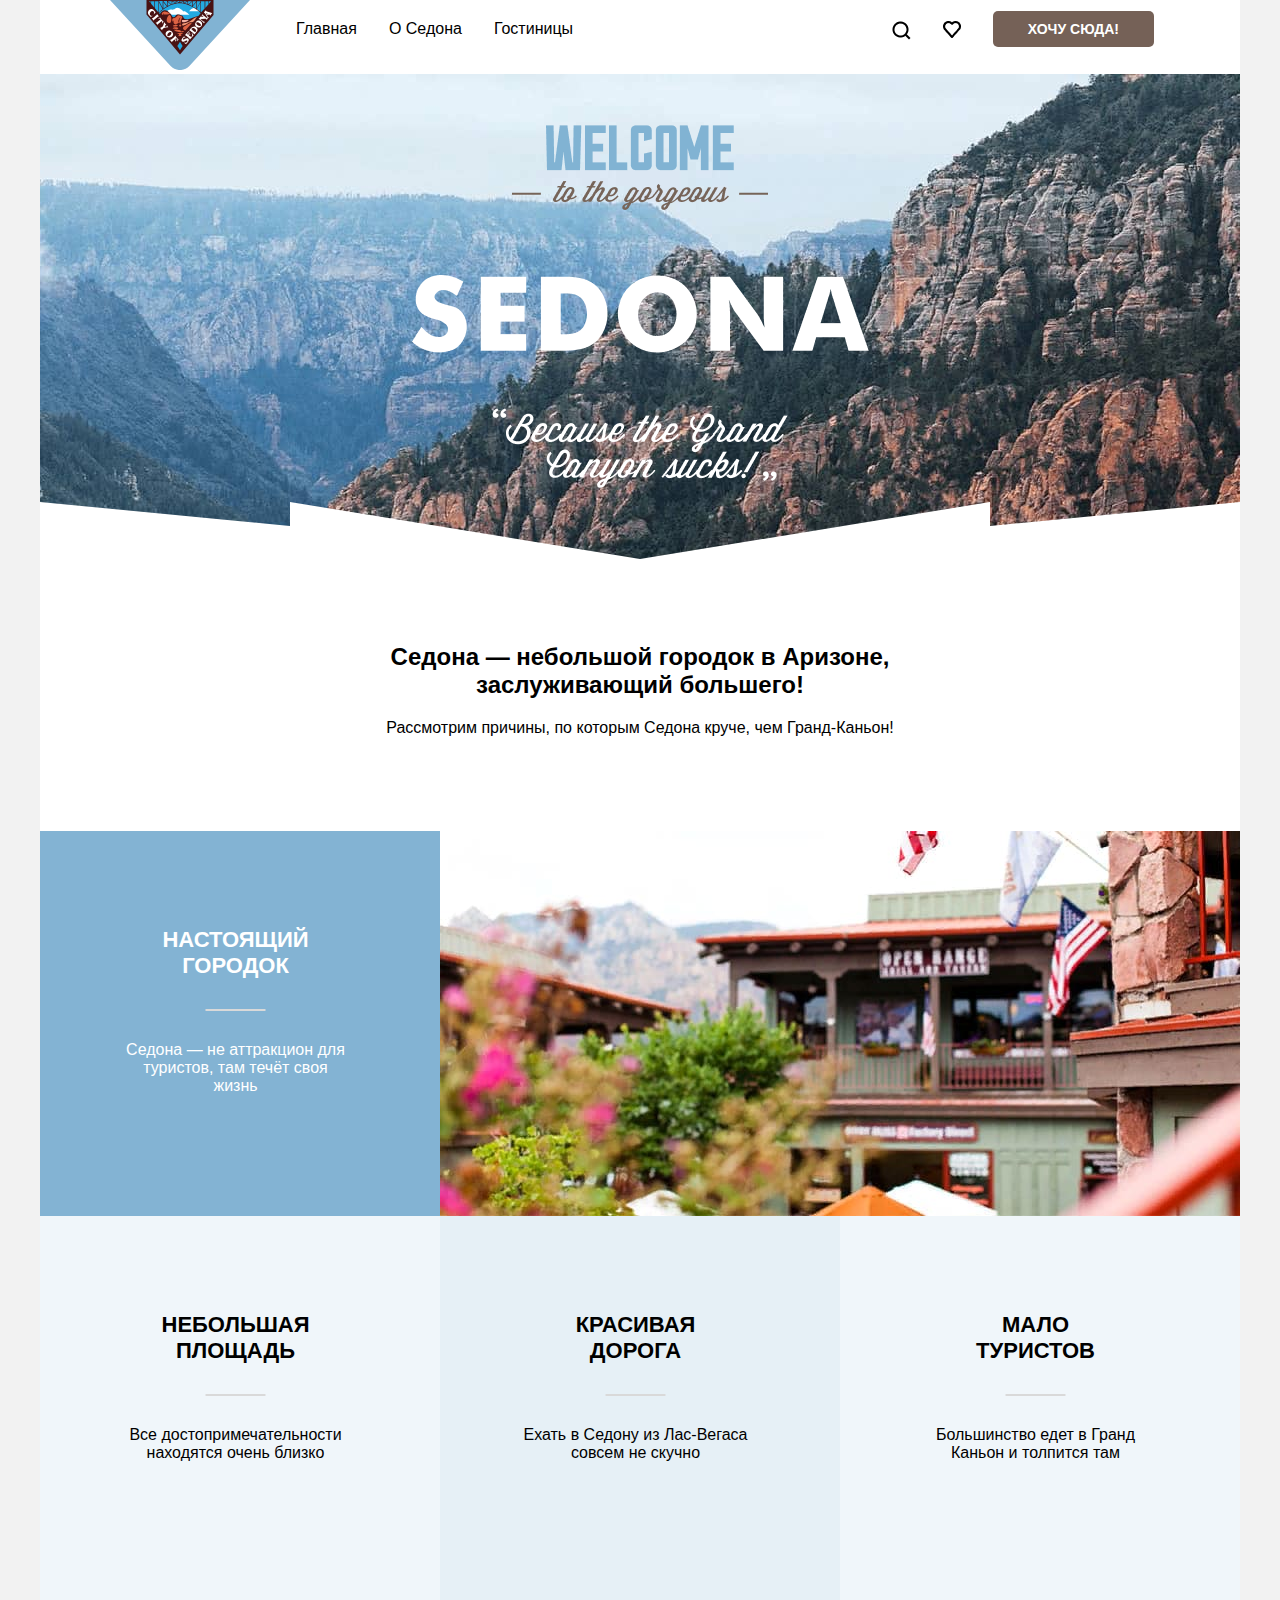
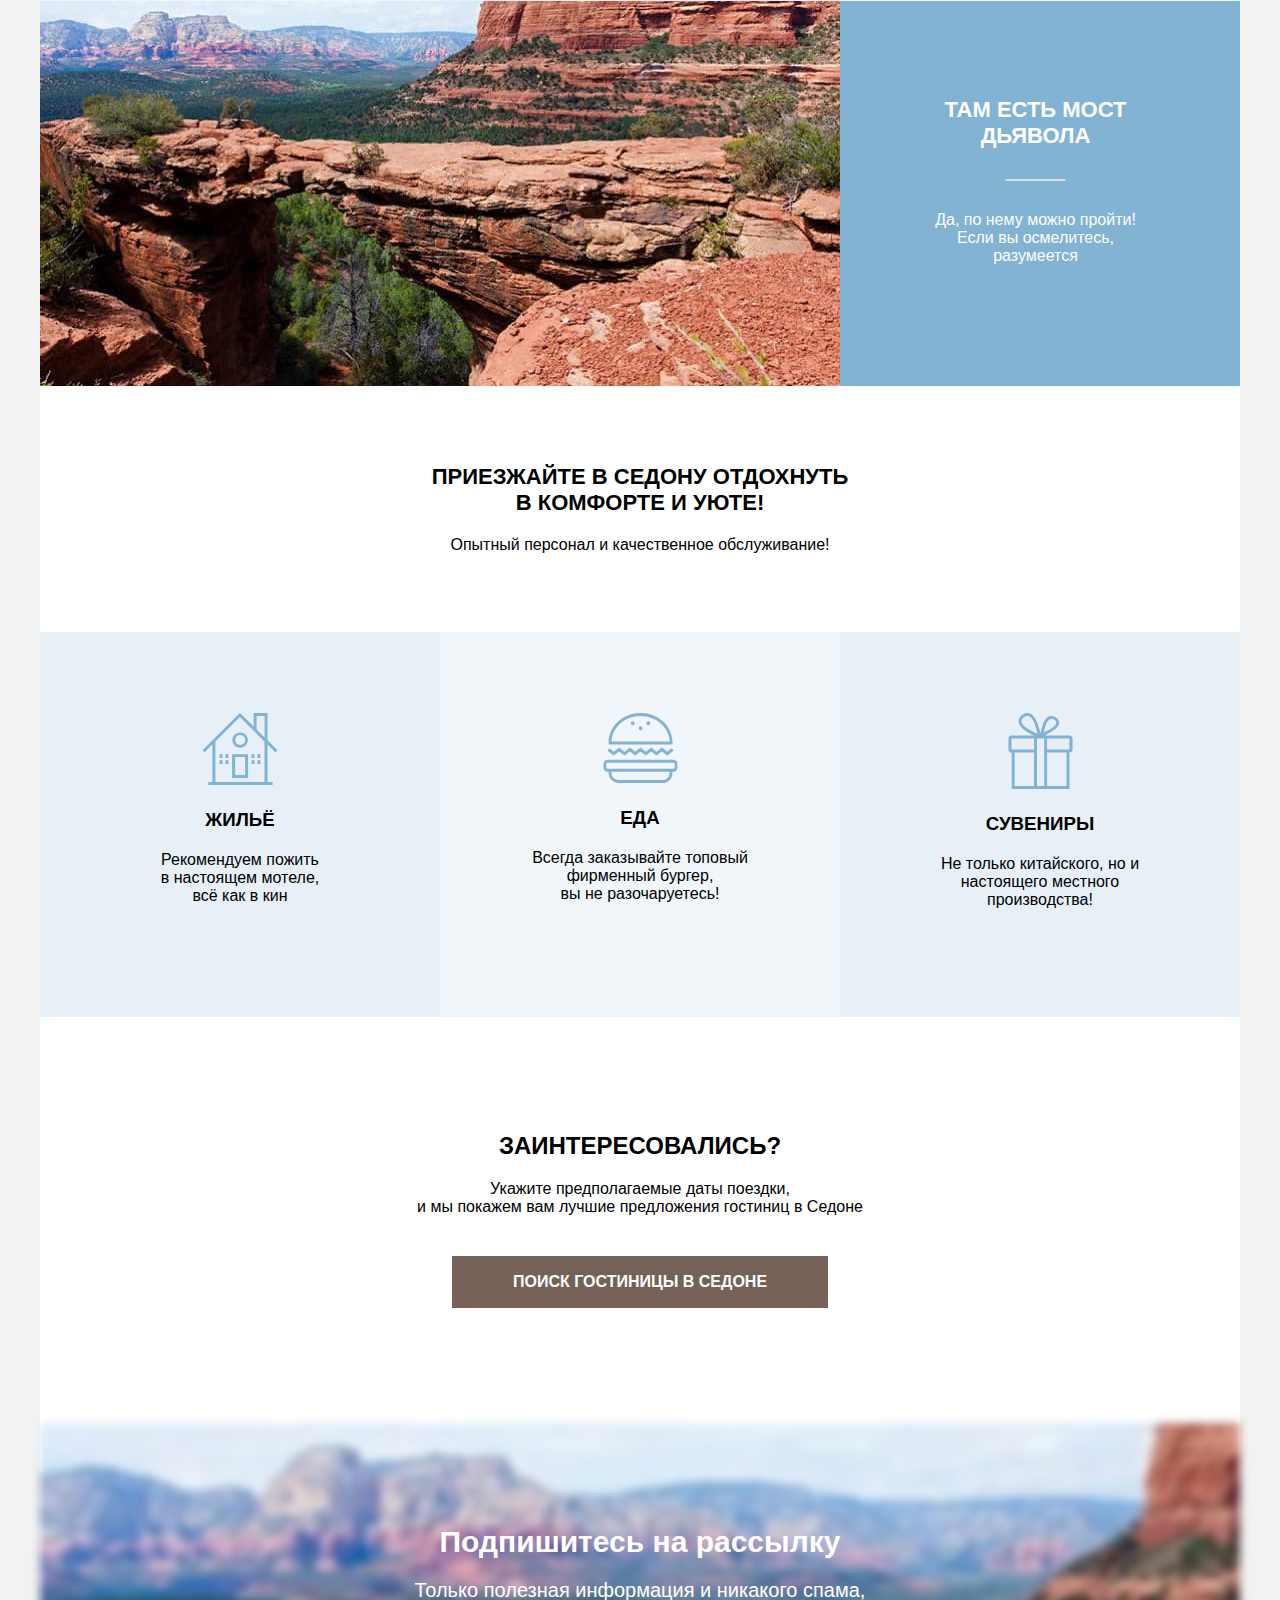
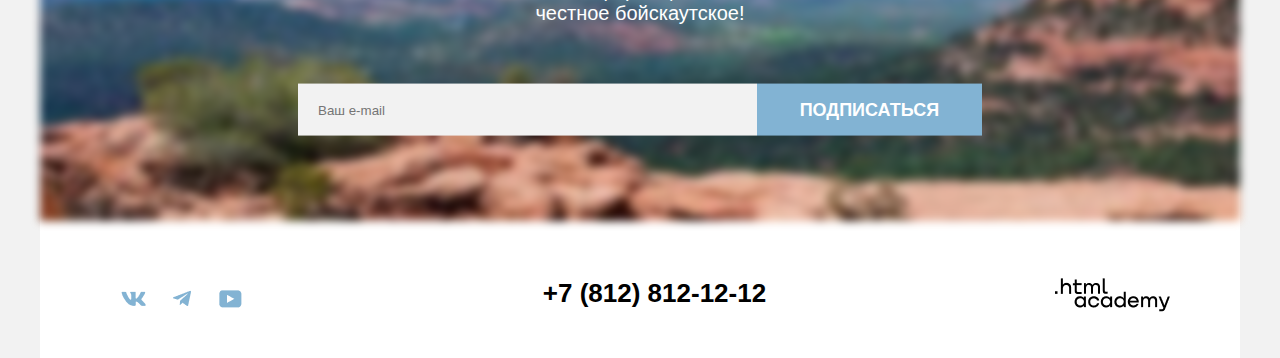
<file: Sedona/index.html>
<!DOCTYPE html>
<html lang="en">
<head>
    <meta charset="UTF-8">
    <meta name="viewport" content="width=device-width, initial-scale=1.0">
    <link rel="stylesheet" href="CSSS/style.css">
    <link rel="stylesheet" href="CSSS/styleModalWindow.css">
    <title>Седона</title>
</head>
<body>
    <section class="group-navigation">
        <header class="navigation-header">
            <nav class="navigation">
                <ul class="navigation-list">
                    <a class="navigation-logo">
                        <li>
                            <img src="image/logo.svg" alt="Логотип">
                        </li>
                    </a>
                    <li class="navigation-item">
                        <a class="navigation-item-link" href="index.html">
                            Главная
                        </a>
                    </li>
                    <li class="navigation-item">
                        <a class="navigation-item-link">
                            О Седона
                        </a>
                    </li>
                    <li class="navigation-item">
                        <a class="navigation-item-link" href="catalog.html">
                            Гостиницы
                        </a>
                    </li>
                </ul>
                <ul class="navigation-list">
                    <li class="navigation-item">
                        <img src="image/search.png" alt="Поиск">
                    </li>
                    <li class="navigation-item">
                        <img class="navigation-item-heart" src="image/Heart.png" alt="Избранное">
                    </li>
                    <li class="navigation-item-last">
                            <a href="#modal-window" class="navigation-button">Хочу сюда!</a>
                    </li>
                </ul>
            </nav>
        </header>
        <section class="hero"> 
            <div class="welcome">
                <div class="welcome-inscription">
                    <img src="image/welcome.png" alt="Welcome">
                    <img class="image-2" src="image/to-the-gergenus.png" alt="to-the-gergenus">
                    <img class="image-3" src="image/seconda-great.png" alt="Sedona">
                </div>
                <img class="bottom-image" src="image/botom-background.svg" alt="Украшение скал">
            </div>
            <div class="information">
                <div class="information-text">
                    <h2 class="information-header">Седона — небольшой городок в Аризоне,
                        заслуживающий большего!</h2>
                    <p>Рассмотрим причины, по которым Седона круче, чем Гранд-Каньон!</p>
                </div>
            </div>
        </section>
    </section>
    <main>
        <sectoin class="advanteges">
            <ul class="advantages-list">
                <div class="advantages-list-first">
                    <li class="advantages-item">
                        <div class="advantages-item-text text-color-white">
                            <h3 class="advantages-item-header">Настоящий городок</h3>
                            <p class="rectangle"></p>
                            <p>Седона — не аттракцион для <br> туристов, там течёт своя <br> жизнь</p>
                        </div>
                    </li>
                    <li class="advantages-item">
                        <img src="image/city.jpg"  alt="Город">
                    </li>
                </div>
            </ul>
            <ul class="advantages-list">
                <div class="advantages-list-second">
                    <li class="advantages-item">
                        <div class="advantages-item-text">
                            <h3 class="advantages-item-header">Небольшая площадь</h3>
                            <p class="rectangle"></p>
                            <p>Все достопримечательности находятся очень близко</p>
                        </div>
                    </li>
                    <li class="advantages-item">
                        <div class="advantages-item-text">
                            <h3 class="advantages-item-header">Красивая <br> дорога</h3>
                            <p class="rectangle"></p>
                            <p>Ехать в Седону из Лас-Вегаса совсем не скучно</p>
                        </div>
                    </li>
                    <li class="advantages-item">
                        <div class="advantages-item-text">
                            <h3 class="advantages-item-header">Мало <br> туристов</h3>
                            <p class="rectangle"></p>
                            <p>Большинство едет в Гранд Каньон и толпится там</p>
                        </div>
                    </li>
                </div>
            </ul>
            <ul class="advantages-list">
                <div class="advantages-list-third">
                    <div class="advantages-img-bring-devil">
                        <li class="advantages-item">
                            <img src="image/bridge.jpg" alt="Мост дьявола">
                        </li>
                    </div>
                    <li class="advantages-item">
                        <div class="advantages-item-text text-color-white">
                            <h3  class="advantages-item-header">Там есть мост дьявола</h3>
                            <p class="rectangle"></p>
                            <p>Да, по нему можно пройти! <br> Если вы осмелитесь, <br>разумеется</p>
                        </div>
                    </li>
                </div>
            </ul> 
        </sectoin>
        <section class="information-after-advantages">
            <div class="information-after-advantages-block">
                <div class="information-after-advantages-text">
                    <h3 class="information-after-advantages-header">Приезжайте в Седону отдохнуть <br> в комфорте и уюте!</h3>
                    <p>Опытный персонал и качественное обслуживание!</p>
                </div>
            </div>
        </section>
        <section class="conditions">
            <ul class="conditions-list">
                <li class="conditions-item">
                    <div class="conditions-item-text">
                        <div class="conditions-item-image">
                            <img src="image/house.svg" alt="Дом">
                        </div>
                        <h3 class="conditions-item-header"> Жильё </h3>
                        <p>Рекомендуем пожить <br> в настоящем мотеле, <br> всё как в кин</p>
                    </div>

                </li>
                <li class="conditions-item">
                    <div class="conditions-item-text">
                        <div class="conditions-item-image">
                            <img src="image/food.svg" alt="Еда">
                        </div>
                        <h3 class="conditions-item-header">Еда</h3>
                        <p>Всегда заказывайте топовый фирменный бургер, <br> вы не разочаруетесь!</p>
                    </div>
                </li>
                <li class="conditions-item">
                    <div class="conditions-item-text">
                        <div class="conditions-item-image">
                            <img src="image/present.svg" alt="Сувениры">
                        </div>
                        <h3 class="conditions-item-header">Сувениры</h3>
                        <p>Не только китайского,  но и настоящего местного производства!</p>
                    </div>
                </li>
            </ul>
        </section>
        <section class="search-hotel">
            <div class="search-hotel-block">
                <div class="search-hotel-text">
                    <h2 class="search-hotel-header"> Заинтересовались?</h2>
                    <p>Укажите предполагаемые даты поездки, <br> и мы покажем вам лучшие предложения гостиниц в Седоне</p>
                    <button class="search-hotel-button">Поиск гостиницы в Седоне</button>
                </div>
            </div>
        </section> 
        <section class="subscribe">           
            <div class="subscribe-image"></div>
            <div class="subscribe-contant">
                <div class="subscribe-text">
                    <h2>Подпишитесь на рассылку</h2>
                    <p>Только полезная информация и никакого спама, <br> честное бойскаутское!</p>
                </div>
                <div class="subscribe-button">
                    <input type="email" placeholder="Ваш e-mail">
                    <button>Подписаться</button>
                </div>
            </div>
    </section>
    <footer class="footer">
        <div class="footer-contant">
            <div class="footer-items">
                <ul class="footer-list">
                    <li class="footer-item">
                        <img src="image/vk.png" alt="Вконтакте">
                    </li>
                    <li class="footer-item">
                        <img src="image/telegram.png" alt="Телеграмм">
                    </li>
                    <li class="footer-item">
                        <img src="image/youtube.png" alt="Ютуб">
                    </li>
                </ul>
                <p class="footer-phone">+7 (812) 812-12-12</p>
                <div class="footer-image">
                    <img src="image/HTMLAcademy.png" alt="HTMLAcademy-лого">
                </div>
            </div>
        </div>
    </footer>     
    </main>
    <div id="modal-window" class="modal-window">
        <div class="window-body">
            <div class="window-contant">
                <div class="close-button">
                    <a href="#" class="window-close">X</a>
                </div>
                <div class="window-title">
                    <h1>Поиск гостиницы в Седоне</h1>
                </div>
                <form class="window-text">
                    <div class="window-item">
                        <p class="title">Дата Заезда:</p>
                        <img class="modal-window-image" src="image/Calendar.png" alt="Календарь">
                        <input class="form-data" type="text" placeholder="27 апреля 2020">
                    </div>
                    <div class="window-item">
                        <p class="title">Дата Выезда:</p>
                        <img class="modal-window-image" src="image/Calendar.png" alt="Календарь">
                        <input class="form-data" type="text" placeholder="1 сентября 2023">
                    </div>
                    <div class="cont">
                        <div class="block">      
                            <div class="family">
                                <p class="title">Взрослые:</p>
                                <div class="family-calc">
                                    <button class="family-button">-</button>
                                    <input class="family-input" type="text" placeholder="2">
                                    <button class="family-button">+</button>
                                </div>
                            </div>
                            <div class="family">
                                <p class="title">Дети:</p>
                                <div>
                                    <div class="reference">
                                        <a href="#clue" class="exclamation-mark">!</a>
                                    </div>
                                </div>
                                <div class="family-calc">
                                    <button class="family-button">-</button>
                                    <input class="family-input" type="text" placeholder="2">
                                    <button class="family-button">+</button>
                                </div>
                                <!-- <div id="clue" class="clue">
                                    <div class="clue-text">
                                        <p>Укажите количество детей, которые будут с вами, возраст которых от 6 до 18 лет. Дети до 6 лет размещаются бесплатно."</p>
                                    </div>
                                </div> -->
                            </div>
                        </div>
                        <button class="find">Найти</button>
                    </div>
                </form>
            </div>
        </div>
    </div>
</body>
</html>
</file>
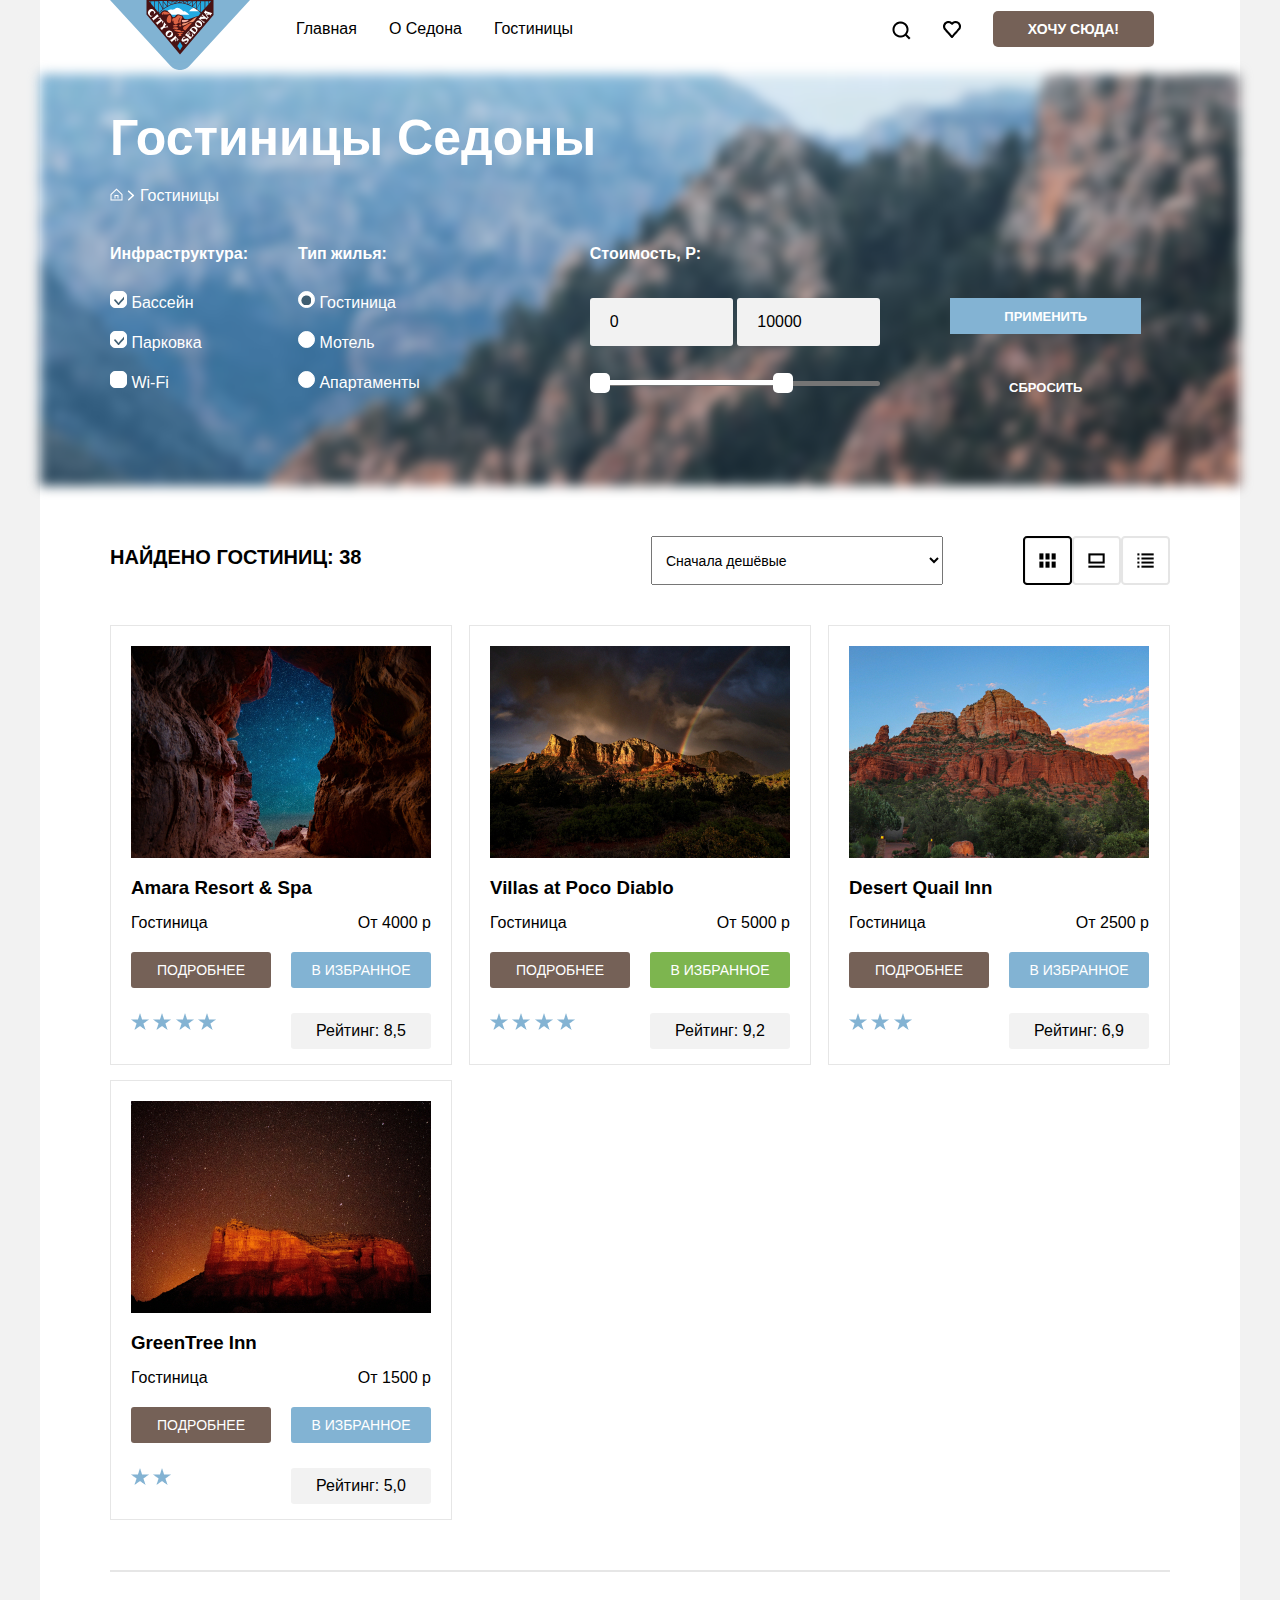
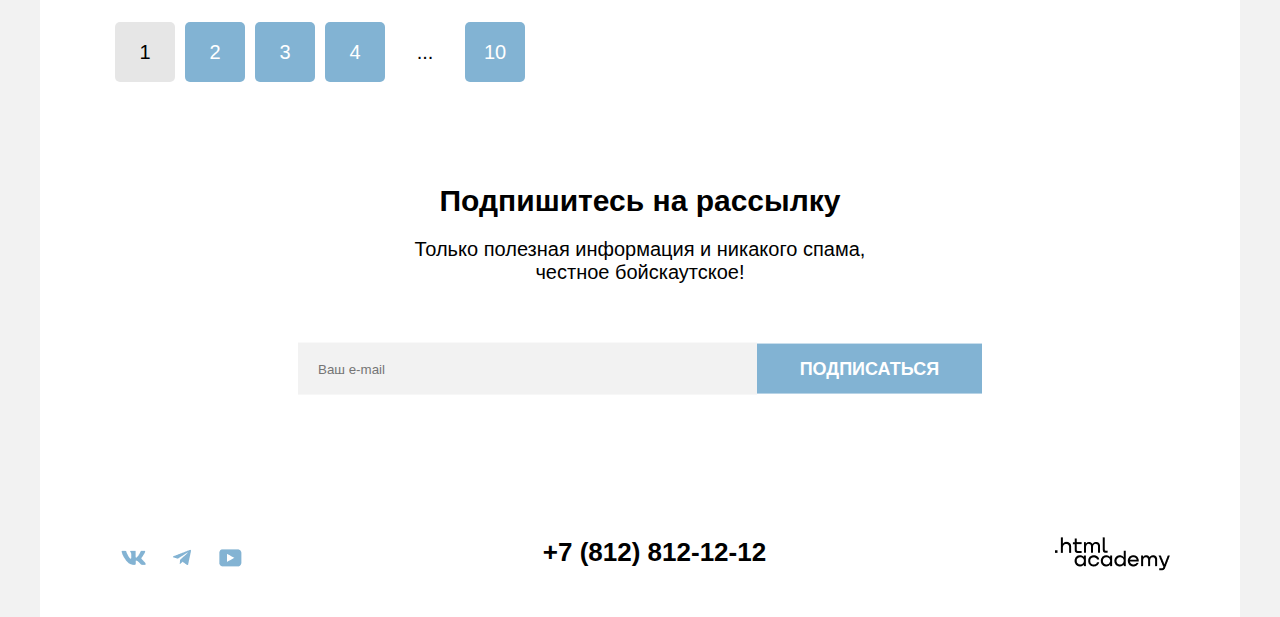
<file: catalog.html>
<!DOCTYPE html>
<html lang="en">
<head>
    <meta charset="UTF-8">
    <meta name="viewport" content="width=device-width, initial-scale=1.0">
    <link rel="stylesheet" href="CSSS/styleCatalog.css">
    <link rel="stylesheet" href="CSSS/styleModalWindow.css">
    <title>Седона</title>
</head>
<body>
    <section class="navigation-group">
        <nav class="navigation">
            <ul class="navigation-list">
                <div class="navigation-logo">
                    <li class="navigation-logo">
                        <img src="image/logo.svg" alt="Логотип">
                    </li>
                </div>
                <div class="navigation-menu-left navigation-menu">
                    <a class="navigation-item-link" href="index.html">
                        <li class="navigation-item">
                            <a class="navigation-link" href="index.html">Главная</a>
                        </li>
                    </a>
                    <a class="navigation-item-link">
                        <li class="navigation-item">
                            <a class="navigation-link">О Седона</a>
                        </li>
                    </a>
                    <a class="navigation-item-link" href="catalog.html">
                        <li class="navigation-item">
                            <a class="navigation-link" href="catalog.html">Гостиницы</a>
                        </li>
                    </a>
                </div>
            </ul>
            <ul class="navigation-list">
                <div class="navigation-menu-right navigation-menu">
                    <li class="navigation-item">
                        <img src="image/search.png" alt="Поиск">
                    </li>
                    <li class="navigation-item">
                        <img class="navigation-item-heart" src="image/Heart.png " alt="Избранное">
                    </li>
                    <a class="navigation-item-link">
                        <li class="navigation-item-last">
                            <a href="#modal-window" class="navigation-button">Хочу сюда!</a>
                        </li>
                    </a>
                </div>
            </ul>
        </nav>
        <section class="filter">
            <div class="filter-background"></div>
            <div class="filter-container">
                <div class="filter-container-header">
                    <h1 class="filter-header">Гостиницы Седоны</h1>
                    <div class="image-header">
                        <img src="image/image-catalog/Arrow.svg" alt="Показ пути">
                        <img src="image/image-catalog/House.svg" alt="Домой">
                        <span>Гостиницы</span>
                    </div>
                </div>
                <div class="content">
                    <div class="left">
                        <div class="infa">
                            <h4 class="infa-header">Инфраструктура:</h4>
                            <div class="infa-checkbox">
                                <label class="label">
                                    <input type="checkbox" class="checkbox" checked>
                                    <span class="fake"></span>
                                    Бассейн
                                    </label>
                                <label>
                                    <input type="checkbox" class="checkbox" checked>
                                    <span class="fake"></span>
                                    Парковка
                                </label>
                                <label>
                                    <input type="checkbox" class="checkbox">
                                    <span class="fake"></span>
                                    Wi-Fi
                                </label>
                            </div>
                        </div>
                        <div class="type-house">
                            <h4 class="type-house-header">Тип жилья:</h4>
                            <div class="type-house-radio">
                                <label>
                                    <input type="radio" class="radio" checked>
                                    <span class="fake-radio"></span>
                                    Гостиница
                                </label>
                                <label>
                                    <input type="radio" class="radio">
                                    <span class="fake-radio"></span>
                                    Мотель
                                </label>
                                <label>
                                    <input type="radio" class="radio">
                                    <span class="fake-radio"></span>
                                    Апартаменты
                                </label>
                            </div>
                        </div>
                    </div>
                    <div class="right">
                        <div class="price">
                            <h4>Стоимость, Р:</h4>
                            <div class="slider-price">
                                <input type="number" value="0">
                                <input type="number" value="10000">
                                
                            </div>
                            <div class="slider">
                                <div class="price-bar"></div>
                                <input class="range-min" type="range" min="0" max="10000" value="0">
                                <input class="range-max" type="range" min="0" max="10000" value="10000"> 
                            </div>
                        </div>
                        <div class="price-button">
                            <button class="price-set">Применить</button>
                            <button class="reset">Сбросить</button>
                        </div>
                    </div>
                </div>
            </div>
        </section>
    </section>
    <main>
        <section class="sort-hotel">
            <div class="sort">
                <p class="sort-text">Найдено гостиниц: 38</p>
                <div class="block">
                    <select class="select">
                        <option value="">Сначала дешёвые</option>
                    </select>
                    <img src="image/image-catalog/View.png" alt="Вид-1">
                    <img src="image/image-catalog/View (1).png" alt="Вид-2">
                    <img src="image/image-catalog/View (2).png" alt="Вид-3">
                </div>
            </div>
        </section>
        <section class="catalog">
            <div class="wrapper">
                <div class="card">
                    <img src="image/image-catalog/hotel-1.jpg" alt="Первый отель">
                    <h3 class="card-header">Amara Resort & Spa</h3>
                    <div class="card-text">
                        <div class="hotel-price">
                            <p>Гостиница</p>
                            <p>От 4000 р</p>
                        </div>
                        <div class="card-button">
                            <input class="card-button-brown size-button" type="button" value="Подробнее">
                            <input class="size-button button-blue" type="button" value="В избранное">
                        </div>
                        <div class="rating">
                            <div class="stars">
                                <img src="image/image-catalog/Star.png" alt="Оценка рейтинга отеля">
                                <img src="image/image-catalog/Star.png" alt="Оценка рейтинга отеля">
                                <img src="image/image-catalog/Star.png" alt="Оценка рейтинга отеля">
                                <img src="image/image-catalog/Star.png" alt="Оценка рейтинга отеля">
                            </div>
                            <p class="total-rating">Рейтинг: 8,5</p>
                        </div>
                    </div>
                </div>
            </div>
            <div class="wrapper">
                <div class="card">
                    <img src="image/image-catalog/hotel-2.jpg" alt="Первый отель">
                    <h3 class="card-header">Villas at Poco Diablo</h3>
                    <div class="card-text">
                        <div class="hotel-price">
                            <p>Гостиница</p>
                            <p>От 5000 р</p>
                        </div>
                        <div class="card-button">
                            <input class="card-button-brown size-button" type="button" value="Подробнее">
                            <input class="size-button button-green" type="button" value="В избранное">
                        </div>
                        <div class="rating">
                            <div class="stars">
                                <img src="image/image-catalog/Star.png" alt="Оценка рейтинга отеля">
                                <img src="image/image-catalog/Star.png" alt="Оценка рейтинга отеля">
                                <img src="image/image-catalog/Star.png" alt="Оценка рейтинга отеля">
                                <img src="image/image-catalog/Star.png" alt="Оценка рейтинга отеля">
                            </div>
                            <p class="total-rating">Рейтинг: 9,2</p>
                        </div>
                    </div>
                </div>
            </div>
            <div class="wrapper">
                <div class="card">
                    <img src="image/image-catalog/hotel-3.jpg" alt="Первый отель">
                    <h3 class="card-header">Desert Quail Inn</h3>
                    <div class="card-text">
                        <div class="hotel-price">
                            <p>Гостиница</p>
                            <p>От 2500 р</p>
                        </div>
                        <div class="card-button">
                            <input class="card-button-brown size-button" type="button" value="Подробнее">
                            <input class="size-button button-blue" type="button" value="В избранное">
                        </div>
                        <div class="rating">
                            <div class="stars">
                                <img src="image/image-catalog/Star.png" alt="Оценка рейтинга отеля">
                                <img src="image/image-catalog/Star.png" alt="Оценка рейтинга отеля">
                                <img src="image/image-catalog/Star.png" alt="Оценка рейтинга отеля">
                            </div>
                            <p class="total-rating">Рейтинг: 6,9</p>
                        </div>
                    </div>
                </div>
            </div>
            <div class="wrapper row-2">
                <div class="card">
                    <img src="image/image-catalog/hotel-4.jpg" alt="Первый отель">
                    <h3 class="card-header">GreenTree Inn</h3>
                    <div class="card-text">
                        <div class="hotel-price">
                            <p>Гостиница</p>
                            <p>От 1500 р</p>
                        </div>
                        <div class="card-button">
                            <input class="card-button-brown size-button" type="button" value="Подробнее">
                            <input class="size-button button-blue" type="button" value="В избранное">
                        </div>
                        <div class="rating">
                            <div class="stars">
                                <img src="image/image-catalog/Star.png" alt="Оценка рейтинга отеля">
                                <img src="image/image-catalog/Star.png" alt="Оценка рейтинга отеля">
                            </div>
                            <p class="total-rating">Рейтинг: 5,0</p>
                        </div>
                    </div>
                </div>
            </div>
        </section>
        <section>
            <div class="divider"> 
            </div>
        </section>
        <section class="bread-crumbs">
            <ul class="bread-crumbs-list">
                <li class="bread-crumbs-item active">
                    <a class="bread-crumbs-link"> 1 </a>
                </li>
                <li class="bread-crumbs-item">
                    <a class="bread-crumbs-link"> 2 </a>
                </li>
                <li class="bread-crumbs-item">
                    <a class="bread-crumbs-link"> 3 </a>
                </li>
                <li class="bread-crumbs-item">
                    <a class="bread-crumbs-link"> 4 </a>
                </li>
                <li class="bread-crumbs-item points">
                    <a class="bread-crumbs-link"> ... </a>
                </li>
                <li class="bread-crumbs-item">
                    <a class="bread-crumbs-link"> 10 </a>
                </li>
            </ul>
        </section>
        <section class="subscribe">           
            <div class="subscribe-image"></div>
            <div class="subscribe-contant">
                <div class="subscribe-text">
                    <h2>Подпишитесь на рассылку</h2>
                    <p>Только полезная информация и никакого спама, <br> честное бойскаутское!</p>
                </div>
                <div class="subscribe-button">
                    <input type="email" placeholder="Ваш e-mail">
                    <button>Подписаться</button>
                </div>
            </div>
    </section>
    <footer class="footer">
        <div class="footer-contant">
            <div class="footer-items">
                <ul class="footer-list">
                    <li class="footer-item">
                        <img src="image/vk.png" alt="Вконтакте">
                    </li>
                    <li class="footer-item">
                        <img src="image/telegram.png" alt="Телеграмм">
                    </li>
                    <li class="footer-item">
                        <img src="image/youtube.png" alt="Ютуб">
                    </li>
                </ul>
                <p class="footer-phone">+7 (812) 812-12-12</p>
                <div class="footer-image">
                    <img src="image/HTMLAcademy.png" alt="HTMLAcademy-лого">
                </div>
            </div>
        </div>
    </footer>
    </main>
    <div id="modal-window" class="modal-window">
        <div class="window-body">
            <div class="window-contant">
                <div class="close-button">
                    <a href="#" class="window-close">X</a>
                </div>
                <div class="window-title">
                    <h1>Поиск гостиницы в Седоне</h1>
                </div>
                <form class="window-text">
                    <div class="window-item">
                        <p class="title">Дата Заезда:</p>
                        <img class="modal-window-image" src="image/Calendar.png" alt="Календарь">
                        <input class="form-data" type="text" placeholder="27 апреля 2020">
                    </div>
                    <div class="window-item">
                        <p class="title">Дата Выезда:</p>
                        <img class="modal-window-image" src="image/Calendar.png" alt="Календарь">
                        <input class="form-data" type="text" placeholder="1 сентября 2023">
                    </div>
                    <div>
                        <div class="block">      
                            <div class="family">
                                <p class="title">Взрослые:</p>
                                <div class="family-calc">
                                    <button class="family-button">-</button>
                                    <input class="family-input" type="text" placeholder="2">
                                    <button class="family-button">+</button>
                                </div>
                            </div>
                            <div class="family">
                                <p class="title">Дети:</p>
                                <div>
                                    <div class="reference"><span class="exclamation-mark">!</span></div>
                                </div>
                                <div class="family-calc">
                                    <button class="family-button">-</button>
                                    <input class="family-input" type="text" placeholder="2">
                                    <button class="family-button">+</button>
                                </div>
                                <!-- <div class="clue">
                                    <div class="clue-text">
                                        <p>Укажите количество детей, которые будут с вами, возраст которых от 6 до 18 лет. Дети до 6 лет размещаются бесплатно."</p>
                                    </div>
                                </div> -->
                            </div>
                        </div>
                        <button class="find">Найти</button>
                    </div>
                </form>
            </div>
        </div>
    </div>
</body>
</html>
</file>
<file: Sedona/CSSS/style.css>
*{
    margin: 0px;
    padding: 0px;
}

@font-face{
    font-family: "PT Sans", sans-serif;
    src: local("PT Sans") url(../font/PTSans-Regular.ttf);
    font-style: normal;
    font-weight: 400;
    font-display: swap;
}

@font-face{
    font-family: "PT Sans", sans-serif;
    src: local("PT Sans") url(../font/PTSans-Bold.ttf);
    font-style: bold;
    font-weight: 700;
    font-display: swap;
}

@font-face{
    font-family: "PT Sans", sans-serif;
    src: url(../font/PTSans-Italic.ttf);
    font-style: italic;
    font-weight: 400;
    font-display: swap;
}

@font-face{
    font-family: "PT Sans", sans-serif;
    src: url(../font/PTSans-Regular.ttf);
    font-style: italic;
    font-weight: 700;
    font-display: swap;
}

body{
    font-family: "PT Sans", sans-serif;
    font-size: 16px;
    background: #f2f2f2;
    width: 1200px;
    margin: 0 auto;
    color: #000;
}

/* navigation */

.group-navigation{
    background-color: #ffffff;
    height: 831px;
}

.navigation-header{
    width: 1060px;
    margin: 0 auto;
}


.navigation{
    display: flex;
    justify-content: space-between;
}

.navigation-logo{
    margin-right: 30px;
}

.navigation-list{
    display: flex;
    list-style: none;
}

.navigation-item{
    margin: 20px 16px;
}

.navigation-item:hover{
    border-bottom: 2px solid #756257;
}

.navigation-item-last{
    margin: 20px 16px;
}

.navigation-item-heart{
    padding-top: 1.3px;
}

.navigation-item-link{
    text-decoration: none;
    color: #000000;
}

.navigation-button{
    height: 36px;
    text-decoration: none;
    color: #ffffff;
    background-color: #756157;
    text-transform: uppercase;
    font-weight: 600;
    font-size: 14px;
    padding: 10px 35px;
    border-radius: 5px;
}

/* hero */


.welcome{
    position: relative;
    display: block;
    height: 485px;
    background-image: url(../image/index-background.jpg);
}

.welcome-inscription{
    width: 458px;
    height: 352px;
    margin: 0 auto;
    text-align: center;
    padding-top: 51.4px;
}

.welcome-inscription img{
    display: inherit;
    margin: 0 auto;
}

.image-2{
    padding-top: 10px;

}

.image-3{
    padding-top: 65px;
}

.bottom-image{
    display: block;
    position: absolute;
    bottom: 0;
}

.hero > .information{
    height: 261px;
    position: relative;
}

.hero > .information > .information-text{
    text-align: center;
    position: absolute;
    top: 50%;
    left: 50%;
    transform: translate(-50%, -50%);
}

.information-header{
    padding-bottom: 20px;
}

/* main */
main{
    background-color: #ffffff;
}

/* advanteges */

.advantages-list{
    display: flex;
    list-style: none;
    width: 1200px;
}

.advantages-list > div{
    display: flex;
}

.advantages-item{
    width: 400px;
}

.advantages-item-text{
    width: 230px;
    text-align: center;
    position: relative;
    top: 25%;
    transform: translateX(35%);
}

.text-color-white{
    color: #ffffffff;
}

.rectangle{
    background: #D9D9D9;
    width: 60px;
    height: 2px;
    margin: 30px 0;
    margin-left: 85px;
}

.advantages-item-header{
    font-size: 22px;
    text-transform: uppercase;
}

.advantages-list > .advantages-list-first > li:first-child{
    background-color: rgba(131, 179, 211, 1);
}

.advantages-list > .advantages-list-second > li{
    width: 400px;
    height: 385px;
    background-color: rgba(131, 179, 211, 0.12)
}

.advantages-list > .advantages-list-second > li:nth-child(2){
    background-color: rgba(131, 179, 211, 0.2);
}

.advantages-list > .advantages-list-third> li:last-child{
    background-color: rgba(131, 179, 211, 1);
}

.advantages-item img{
    display: block;
}

.advantages-img-bring-devil{
    width: 800px;
}


/* information-after-advantages */

.information-after-advantages{
    height: 246px;
}

.information-after-advantages-block{
    position: relative;
    top: 50%;
    left: 50%;
    transform: translate(-50%, -50%);
}

.information-after-advantages-text{
    text-align: center;
}

/* conditions */

.conditions-list{
    display: flex;
    list-style: none;
}

.conditions-item{
    width: 400px;
    height: 385px;
    background-color: rgba(130, 179, 211, 0.2);
}

.conditions-item:nth-child(2){
    background-color: rgba(130, 179, 211, 0.12);
}

.conditions-item-text{
    width: 230px;
    height: 223px;
    text-align: center;
    padding: 81px 85px;

}

.conditions-item-image{
    display: block;
}

.conditions-item-header{
    text-transform: uppercase;
    margin: 20px 0;
}

.information-after-advantages-header{
    font-size: 22px;
    text-transform: uppercase;
    margin-bottom: 20px;
}

/* searh-hotel */

.search-hotel{
    height: 406px;
}

.search-hotel-block{
    position: relative;
    top: 50%;
    left: 50%;
    transform: translate(-50%, -50%);
}

.search-hotel-text{
    text-align: center;
}

/* subscribe */

.subscribe{
    width: 1200px;
    height: 414.86px;
    position: relative;
}

.subscribe-image{
    height: inherit;
    position: relative;
    height: 414.86px;
    background-image: url(../image/subscribe-bridge.jpg);
    background-repeat: no-repeat;
    background-size: 100%;
    filter: blur(4px); 
}

.subscribe-contant{
    width: 684px;
    color: #ffffff;
    position: absolute;
    top: 50%;
    left: 50%;
    transform: translate(-50%, -50%);
}

.subscribe-text{
    width: 684px;
    height: 108.86px;
    font-size: 20px;
    text-align: center;
    margin-bottom: 50px; 
}

.search-hotel-header{
    text-transform: uppercase;
    margin-bottom: 20px;
}

.search-hotel-button{
    width: 376px;
    height: 52px;
    border: 0;
    font-size: 16px;
    font-weight: 700;
    text-transform: uppercase;
    color: #ffffff;
    background-color: #756157;
    margin-top: 40px;
}

.subscribe-text > p{
    padding-top: 20px;
}

.subscribe-button{
    display: flex;
    width: 684px;
    height: 52px;
}

.subscribe-button > input{
    width: 452px;
    border: none;
    background-color: #f2f2f2;
    padding-left: 20px;
}

.subscribe-button > button{
    width: 232px;
    color: #ffffff;
    background-color: #82B3D3;
    font-size: 18px;
    text-transform: uppercase;
    font-weight: 600;
    border: none;
}



/* footer */

.footer{
    height: 120px;
    background-color: #ffffff;
}

.footer-contant{
    width: 1060px;
    height: 50px; 
    padding: 40px 40px 0 70px;
}

.footer-items{
    display: flex;
    justify-content: space-between;    
}

.footer-list{
    list-style: none;
    display: flex;
}

.footer-phone{
    font-size: 26px;
    font-weight: 700;
}
</file>
<file: Sedona/CSSS/styleModalWindow.css>
*{
    margin: 0;
    padding: 0;
}


.modal-window{
    position: fixed;
    width: 100%;
    height: 100%;
    background-color: rgba(242, 242, 242, 0.8);
    top: 0;
    left: 0;
    visibility: hidden;
    opacity: 0;
}

.modal-window:target{
    visibility: visible;
    opacity: 1;
}

.window-body{
    display: flex;
    height: 100%;
    justify-content: center;
    align-items: center;
}

.window-contant{
    position: relative;
    width: 577px;
    height: 448px;
    background-color: #ffffff;
    color: #000000;
    padding: 64px 70px;
}


.window-text{
    width: 577px;
    height: 348px;
    margin-top: 100px;
}


.window-close{
    position: absolute;
    color: #000000;
    text-decoration: none;
    top: 50%;
    left: 50%;
    transform: translate(-50%, -50%);
}

.window-item{
    position: relative;
    display: flex;
    justify-content: space-between;
    align-items: center;
    padding-bottom: 40px;
    height: 48px;
}


.form-data{
    height: inherit;
    width: 440px;
    border-radius: 8px;
    background-color: #f2f2f2;
    border: none;
    padding-left: 20px;
    font-size: 16px;
    font-weight: 500;
    color: #000000;
}

.modal-window-image{
    position: absolute;
    right: 20px;
}

.close-button{
    position: absolute;
    width: 40px;
    height: 40px;
    background-color: #f2f2f2;
    border-radius: 50%; 
    right: 60px;
}

.cont{
    position: relative;
}

.block{
    display: flex;
    justify-content: space-between;
}

.family{
    display: flex;
    align-items: center;
}

.family-calc{
    display: flex;
    width: 110px;
    height: 48px;
    padding-left: 30px;
}

.family-button{
    width: 40px;
    border: none;
    background-color: #f2f2f2;
    font-size: 24px;
    color: #d3d3d3;
}


.family-input{
    width: 30px;  
    border: none;
    color: #000000;
    font-size: 16px;
    background-color: #f2f2f2;
    padding-left: 20px;
}
.title{
    font-size: 16px;
    color: #000000;
    font-weight: 700;
}
.find{
    display: block;
    margin-top: 50px;
    width: 100%;
    height: 60px;
    border-radius: 10px;
    border: none;
    background-color: #82b3d3;
    color: #ffffff;
    font-size: 20px;
    font-weight: 600;
    position: relative;
}

.reference{
    display: flex;
    align-items: center;
    width: 30px;
    height: 30px;
    background-color: #82b3d3;
    border-radius: 50%;
    color: #ffffff;
    position: relative;
    left: 30%;
}

.exclamation-mark{
    padding-left: 12px;
    color: #ffffff;
    text-decoration: none;
}


.clue{
    width: 256px;
    height: 143px;
    color: #ffffff;
    background-color: #333333;
    border-radius: 10px;
    position: absolute;
    right: 85px;
    bottom: 10px;
    z-index: 2;

}

.clue-text{
    padding: 15px;
    font-size: 18px;
}

.clue:target{
    visibility: hidden;
    opacity: 0;
}
</file>
<file: CSSS/styleCatalog.css>
*{
    margin: 0px;
    padding: 0px;
}

@font-face{
    font-family: "PT Sans", sans-serif;
    src: local("PT Sans") url(../font/PTSans-Regular.ttf);
    font-style: normal;
    font-weight: 400;
    font-display: swap;
}

@font-face{
    font-family: "PT Sans", sans-serif;
    src: local("PT Sans") url(../font/PTSans-Bold.ttf);
    font-style: bold;
    font-weight: 700;
    font-display: swap;
}

@font-face{
    font-family: "PT Sans", sans-serif;
    src: url(../font/PTSans-Italic.ttf);
    font-style: italic;
    font-weight: 400;
    font-display: swap;
}

@font-face{
    font-family: "PT Sans", sans-serif;
    src: url(../font/PTSans-Regular.ttf);
    font-style: italic;
    font-weight: 700;
    font-display: swap;
}


body{
    font-family: "PT Sans", sans-serif;
    font-size: 16px;
    background-color: #f2f2f2;;
}

/* navigation */

.navigation-group{
    width: 1200px;
    margin: 0 auto;
    background-color: #ffffff;
}

.navigation{
    display: flex;
    justify-content: space-between;
    padding: 0 70px;
}

.navigation-list{
    display: flex;
    list-style: none;
}

.navigation-menu{
    display: flex;
}

.navigation-menu-left{
    padding-left: 30px;
}

.navigation-item{
    margin: 20px 16px;
}

.navigation-item-heart{
    padding-top: 1.3px;
}

.navigation-item:hover{
    border-bottom: 2px solid #756257;
}
.navigation-link{
    text-decoration: none;
    color: #000000;
}

.navigation-item-last{
    margin: 20px 16px;
}

.navigation-button{
    height: 36px;
    text-decoration: none;
    color: #ffffff;
    background-color: #756157;
    text-transform: uppercase;
    font-weight: 600;
    font-size: 14px;
    padding: 10px 35px;
    border-radius: 5px;
}

/* filter */

.filter{
    position: relative;
}

.filter-background{
    width: 1200px;
    height: 412px;
    background-image: url(../image/index-background-catalog.jpg);
    background-repeat: no-repeat;
    background-size: 100%;
    position: relative;
    background-color: #000000;
    filter: blur(6px);
}

.filter-container{
    position: absolute;
    color: #ffffff;
    top: 35px;
    left: 70px;
}

.filter-header{
    font-size: 50px;
}

.image-header{
    margin-top: 20px;
}

.content{
    display: flex;
    margin-top: 40px;
}

.left{
    display: flex;
}

.checkbox{
    display: none;
}

.fake{
    display: inline-block;
    width: 15px;
    height: 15px;
    border: 1px solid #ffffff;
    position: relative;
    border-radius: 5px;
    background-color: #ffffff;
}

.fake::before{
    content: "";
    position: absolute;
    top: 50%;
    left: 50%;
    transform: translate(-50%, -50%);
    display: block;
    width: 10px;
    height: 10px;
    background-image: url(../image/check_mark.png); 
    opacity: 0;
    transition: .2s;
}

.checkbox:checked + .fake::before{
    opacity: 1;
}

.radio{
    display: none;
}

.fake-radio{
    display: inline-block;
    width: 15px;
    height: 15px;
    border: 1px solid #ffffff;
    position: relative;
    border-radius: 50%;
    background-color: #ffffff;
}

.fake-radio::before{
    content: "";
    position: absolute;
    top: 50%;
    left: 48%;
    transform: translate(-50%, -50%);
    display: block;
    width: 10px;
    height: 10px;
    background-image: url(../image/Circle.png);
    opacity: 0;
    transition: .2s;
}

.radio:checked + .fake-radio::before{
    opacity: 1;
}

.infa-checkbox{
    display: flex;
    flex-direction: column;
    margin-top: 20px;
    line-height: 40px;
}

.type-house{
    display: flex;
    flex-direction: column;
    margin-left: 50px;
}

.type-house-radio{
    display: flex;
    flex-direction: column;
    margin-top: 20px;
    line-height: 40px;
}

.right{
    display: flex;
    margin-left: 170px;
}

.slider-price{
    margin-top: 35px;
    
}

.slider{
    margin-top: 35px;
    position: relative;
}

input[type="number"]{
    background-color: #f2f2f2;
    border: none;
    border-radius: 3px;
    width: 123px;
    height: 48px;
    padding-left: 20px;
    font-size: 16px;
    font-weight: 500;
}

input[type="number"]::-webkit-outer-spin-button,
input[type="number"]::-webkit-inner-spin-button{
    -webkit-appearance: none;
}

.price-button{
    margin-top: 53px;
    margin-left: 70px;
}

.price-set{
    display: block;
    width: 191px;
    height: 36px;
    border: none;
    color: #ffffff;
    background-color: #83b3d3;
    font-size: 13px;
    font-weight: 600;
    text-transform: uppercase;
}

.reset{
    display: block;
    margin-top: 35px;
    width: 191px;
    height: 36px;
    font-size: 13px;
    font-weight: 600;
    color: #ffffff;
    background: none;
    border: none;
    text-transform: uppercase;
}

.price-bar{
    width: 100%;
    background-color: rgb(117, 117, 117);
    height: 5px;
    border-radius: 5px;
}

.slider input{
    -webkit-appearance: none;
    background: white;
    height: 5px;
}

.range-min{
    width: 70%;
    position: absolute;
    top: -1px;
    pointer-events: none;
}

.range-max{
    width: 70%;
    position: absolute;
    top: -1px;
    pointer-events: none;
    
}

input[type="range"]::-webkit-slider-thumb{
    width: 20px;
    height: 20px;
    -webkit-appearance: none;
    background: #ffffff;
    border-radius: 5px;
    pointer-events: auto;
}

/* main */

main{
    width: 1200px;
    margin: 0 auto;
    background-color: #ffffff;
}

.sort-hotel{
    display: flex;
    width: 1060px;
    height: 49px;
    margin: 0 auto;
    padding-top: 50px;
    padding-bottom: 40px;
}

.sort{
    display: flex;
    width: inherit;
    justify-content: space-between;
}

.sort-text{
    text-transform: uppercase;
    font-size: 20px;
    font-weight: 700;
    padding-top: 10px;
}

.block{
    display: flex;
}

.select{
    width: 230px;
    height: 49px;
    margin-right: 80px;
    font-size: 14px;
    padding-left: 10px;
}


.select{
    width: 292px;
    height: 49px;
}

/* catalog */

.catalog{
    display: flex;
    flex-wrap: wrap;
    width: 1060px;
    margin: 0 auto;
    justify-content: space-between;
}

.wrapper{
    width: 340px;
    height: 438px;
    border: 1.5px solid #e6e6e6;
}

.card{
    width: 300px;
    padding: 20px;
}

.card-header{
    margin: 15px 0;
}

.card > img{
    height: 212px;
}

.hotel-price{
    display: flex;
    justify-content: space-between;
    margin-bottom: 20px;
}

.card-button{
    display: flex;
    justify-content: space-between;
}

.rating{
    display: flex;
    justify-content: space-between;
    margin-top: 25px;
}

.total-rating{
    display: flex;
    width: 140px;
    height: 36px;
    background-color: #f2f2f2;
    justify-content: center;
    align-items: center;
    border-radius: 3px;
}

.row-2{
    margin-top: 15px;
}

.size-button{
    width: 140px;
    height: 36px;
    border: none;
    font-size: 14px;
    text-transform: uppercase;
    font-weight: 500;
    border-radius: 3px;
}

.card-button-brown{
    background-color: #756157;
    color: #ffffff;
}

.button-blue{
    background-color: #82b3d3;
    color: #ffffff;
}

.button-green{
    background-color: #7db54f;
    color: #ffffff;
}

/* divider */

.divider{
    width: 1060px;
    height: 2px;
    margin: 0 auto;
    margin-top: 50px;
    background-color: #e6e6e6;
}

/* bread-crumbs */

.bread-crumbs{
    margin: 0 auto;
    margin-top: 50px;
    width: 1060px;
    height: 60px;
}

.bread-crumbs-list{
    display: flex;
    list-style: none;
}

.bread-crumbs-item{
    width: 60px;
    height: 60px;
    background-color: #82b3d3;
    border-radius: 5px;
    margin: 0 5px;
    color: #ffffff;
    display: flex;
    justify-content: center;
    align-items: center;
    font-size: 20px;
}

.active{
    background-color: #e6e6e6;
    color: #000000;
}

.points{
    background-color: #ffffff;
    color: #000000;
}


/* subscribe */

.subscribe{
    width: 1200px;
    height: 414.86px;
    position: relative;
}

.subscribe-image{
    height: inherit;
    position: relative;
    height: 414.86px;
}

.subscribe-contant{
    width: 684px;
    position: absolute;
    top: 50%;
    left: 50%;
    transform: translate(-50%, -50%);
}

.subscribe-text{
    width: 684px;
    height: 108.86px;
    font-size: 20px;
    text-align: center;
    margin-bottom: 50px; 
}

.subscribe-text > p{
    padding-top: 20px;
}

.subscribe-button{
    display: flex;
    width: 684px;
    height: 52px;
}

.subscribe-button > input{
    width: 452px;
    border: none;
    background-color: #f2f2f2;
    padding-left: 20px;
}

.subscribe-button > button{
    width: 232px;
    color: #ffffff;
    background-color: #82B3D3;
    font-size: 18px;
    text-transform: uppercase;
    font-weight: 600;
    border: none;
    margin-top: 1px;
    margin-bottom: 1px;
}



/* footer */

.footer{
    height: 120px;

}

.footer-contant{
    width: 1060px;
    height: 50px; 
    padding: 40px 40px 0 70px;
}

.footer-items{
    display: flex;
    justify-content: space-between;    
}

.footer-list{
    list-style: none;
    display: flex;
}

.footer-phone{
    font-size: 26px;
    font-weight: 700;
}
</file>
<file: CSSS/styleModalWindow.css>
*{
    margin: 0;
    padding: 0;
}


.modal-window{
    position: fixed;
    width: 100%;
    height: 100%;
    background-color: rgba(242, 242, 242, 0.8);
    top: 0;
    left: 0;
    visibility: hidden;
    opacity: 0;
}

.modal-window:target{
    visibility: visible;
    opacity: 1;
}

.window-body{
    display: flex;
    height: 100%;
    justify-content: center;
    align-items: center;
}

.window-contant{
    position: relative;
    width: 577px;
    height: 448px;
    background-color: #ffffff;
    color: #000000;
    padding: 64px 70px;
}


.window-text{
    width: 577px;
    height: 348px;
    margin-top: 100px;
}


.window-close{
    position: absolute;
    color: #000000;
    text-decoration: none;
    top: 50%;
    left: 50%;
    transform: translate(-50%, -50%);
}

.window-item{
    position: relative;
    display: flex;
    justify-content: space-between;
    align-items: center;
    padding-bottom: 40px;
    height: 48px;
}


.form-data{
    height: inherit;
    width: 440px;
    border-radius: 8px;
    background-color: #f2f2f2;
    border: none;
    padding-left: 20px;
    font-size: 16px;
    font-weight: 500;
    color: #000000;
}

.modal-window-image{
    position: absolute;
    right: 20px;
}

.close-button{
    position: absolute;
    width: 40px;
    height: 40px;
    background-color: #f2f2f2;
    border-radius: 50%; 
    right: 60px;
}

.cont{
    position: relative;
}

.block{
    display: flex;
    justify-content: space-between;
}

.family{
    display: flex;
    align-items: center;
}

.family-calc{
    display: flex;
    width: 110px;
    height: 48px;
    padding-left: 30px;
}

.family-button{
    width: 40px;
    border: none;
    background-color: #f2f2f2;
    font-size: 24px;
    color: #d3d3d3;
}


.family-input{
    width: 30px;  
    border: none;
    color: #000000;
    font-size: 16px;
    background-color: #f2f2f2;
    padding-left: 20px;
}
.title{
    font-size: 16px;
    color: #000000;
    font-weight: 700;
}
.find{
    display: block;
    margin-top: 50px;
    width: 100%;
    height: 60px;
    border-radius: 10px;
    border: none;
    background-color: #82b3d3;
    color: #ffffff;
    font-size: 20px;
    font-weight: 600;
    position: relative;
}

.reference{
    display: flex;
    align-items: center;
    width: 30px;
    height: 30px;
    background-color: #82b3d3;
    border-radius: 50%;
    color: #ffffff;
    position: relative;
    left: 30%;
}

.exclamation-mark{
    padding-left: 12px;
    color: #ffffff;
    text-decoration: none;
}


.clue{
    width: 256px;
    height: 143px;
    color: #ffffff;
    background-color: #333333;
    border-radius: 10px;
    position: absolute;
    right: 85px;
    bottom: 10px;
    z-index: 2;

}

.clue-text{
    padding: 15px;
    font-size: 18px;
}

.clue:target{
    visibility: hidden;
    opacity: 0;
}
</file>
